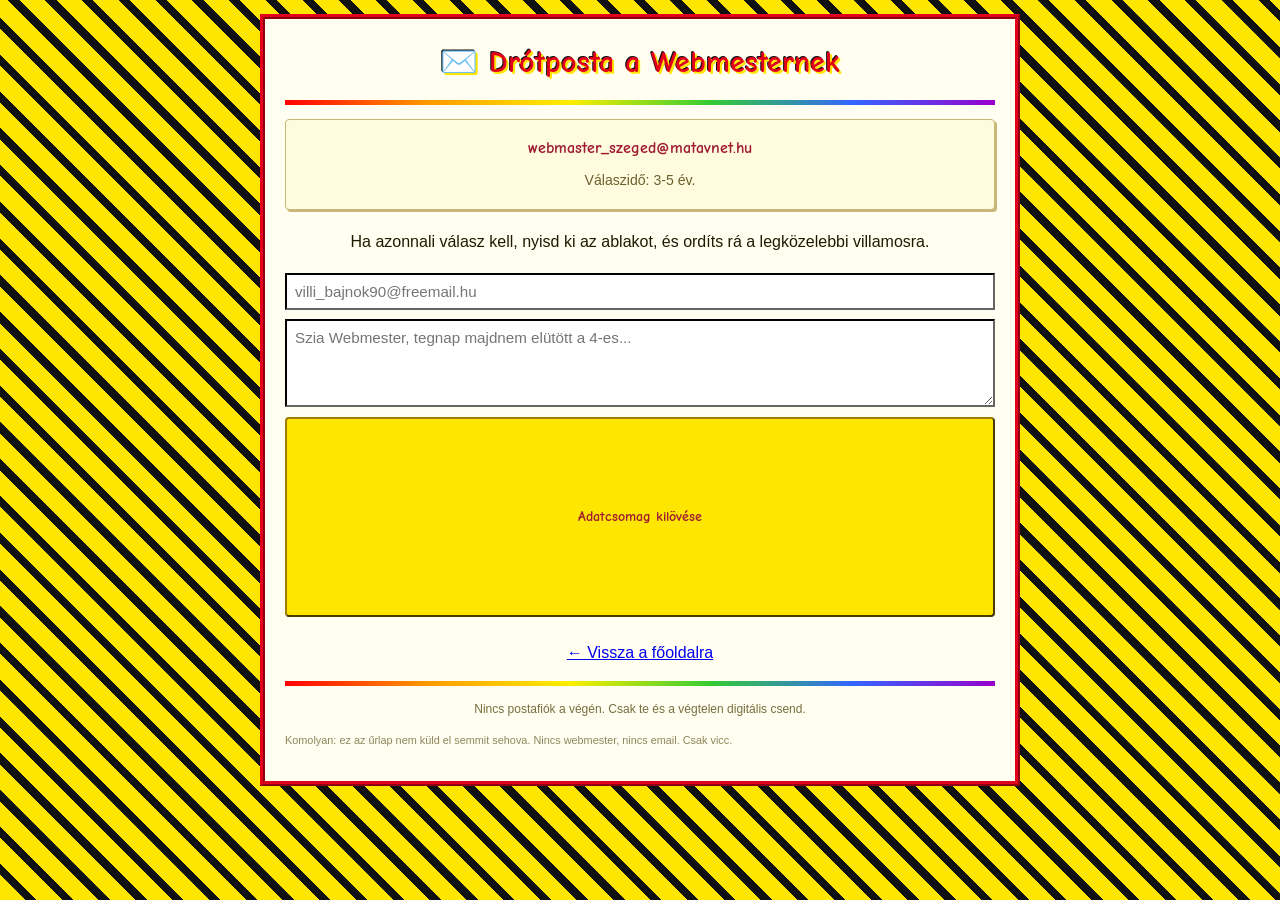
<file: irj-nekunk.html>
<!DOCTYPE html>
<html lang="hu">
<head>
<meta charset="utf-8">
<meta name="viewport" content="width=device-width, initial-scale=1">
<title>Írj nekünk — Szegedi Villamosbalesetek Klub</title>
<meta name="description" content="Írj nekünk — jelezz balesetet vagy hibát a Szegedi Villamosbalesetek Klub adatbázisában.">
<link rel="canonical" href="https://szegedivillamosbalesetek.hu/irj-nekunk.html">
<meta property="og:type" content="website">
<meta property="og:title" content="Írj nekünk — Szegedi Villamosbalesetek Klub">
<meta property="og:description" content="Írj nekünk — jelezz balesetet vagy hibát a Szegedi Villamosbalesetek Klub adatbázisában.">
<meta property="og:url" content="https://szegedivillamosbalesetek.hu/irj-nekunk.html">
<meta property="og:image" content="https://szegedivillamosbalesetek.hu/og-image.png">
<meta property="og:locale" content="hu_HU">
<meta name="twitter:card" content="summary_large_image">
<meta name="twitter:title" content="Írj nekünk — Szegedi Villamosbalesetek Klub">
<meta name="twitter:description" content="Írj nekünk — jelezz balesetet vagy hibát a Szegedi Villamosbalesetek Klub adatbázisában.">
<meta name="twitter:image" content="https://szegedivillamosbalesetek.hu/og-image.png">
<link rel="icon" href="favicon.svg" type="image/svg+xml">
<link rel="stylesheet" href="style.css">
</head>
<body>
<div class="page-frame">
<header class="site-header">
  <h1>✉️&nbsp;Drótposta a Webmesternek</h1>
</header>

<hr class="rainbow">

<main>
  <section class="no-accident-counter" aria-live="off">
    <h2 class="counter-title">webmaster_szeged@matavnet.hu</h2>
    <p class="counter-record">Válaszidő: 3-5 év.</p>
  </section>

  <p style="text-align:center; margin: 1.2rem 0;">
    Ha azonnali válasz kell, nyisd ki az ablakot, és ordíts rá a legközelebbi villamosra.
  </p>

  <form data-joke-message="Mail Delivery Failed: megszakadt a betárcsázós net. Valaki felemelte a telefont a nappaliban." style="display:flex; flex-direction:column; gap:0.6rem; margin: 0 0 1.2rem;">
    <input type="email" placeholder="villi_bajnok90@freemail.hu" style="width:100%; font-family:Verdana,Arial,sans-serif; font-size:0.95rem; padding:0.5rem; border:2px inset #101010; background:#fff; color:#101010;">
    <textarea rows="4" placeholder="Szia Webmester, tegnap majdnem elütött a 4-es..." style="width:100%; font-family:Verdana,Arial,sans-serif; font-size:0.95rem; padding:0.5rem; border:2px inset #101010; background:#fff; color:#101010;"></textarea>
    <button class="show-more" type="submit">Adatcsomag kilövése</button>
  </form>

  <p style="text-align:center; margin-top: 1.5rem;"><a href="index.html">← Vissza a főoldalra</a></p>
</main>

<hr class="rainbow">

<footer class="site-footer">
  <p class="disclaimer" style="text-align:center;">
    Nincs postafiók a végén. Csak te és a végtelen digitális csend.
  </p>
  <p class="fineprint">Komolyan: ez az űrlap nem küld el semmit sehova. Nincs webmester, nincs email. Csak vicc.</p>
</footer>
</div>

<div id="retro-toast" class="retro-toast" role="status" aria-live="polite"></div>
<script src="joke-form.js" defer></script>
</body>
</html>
</file>
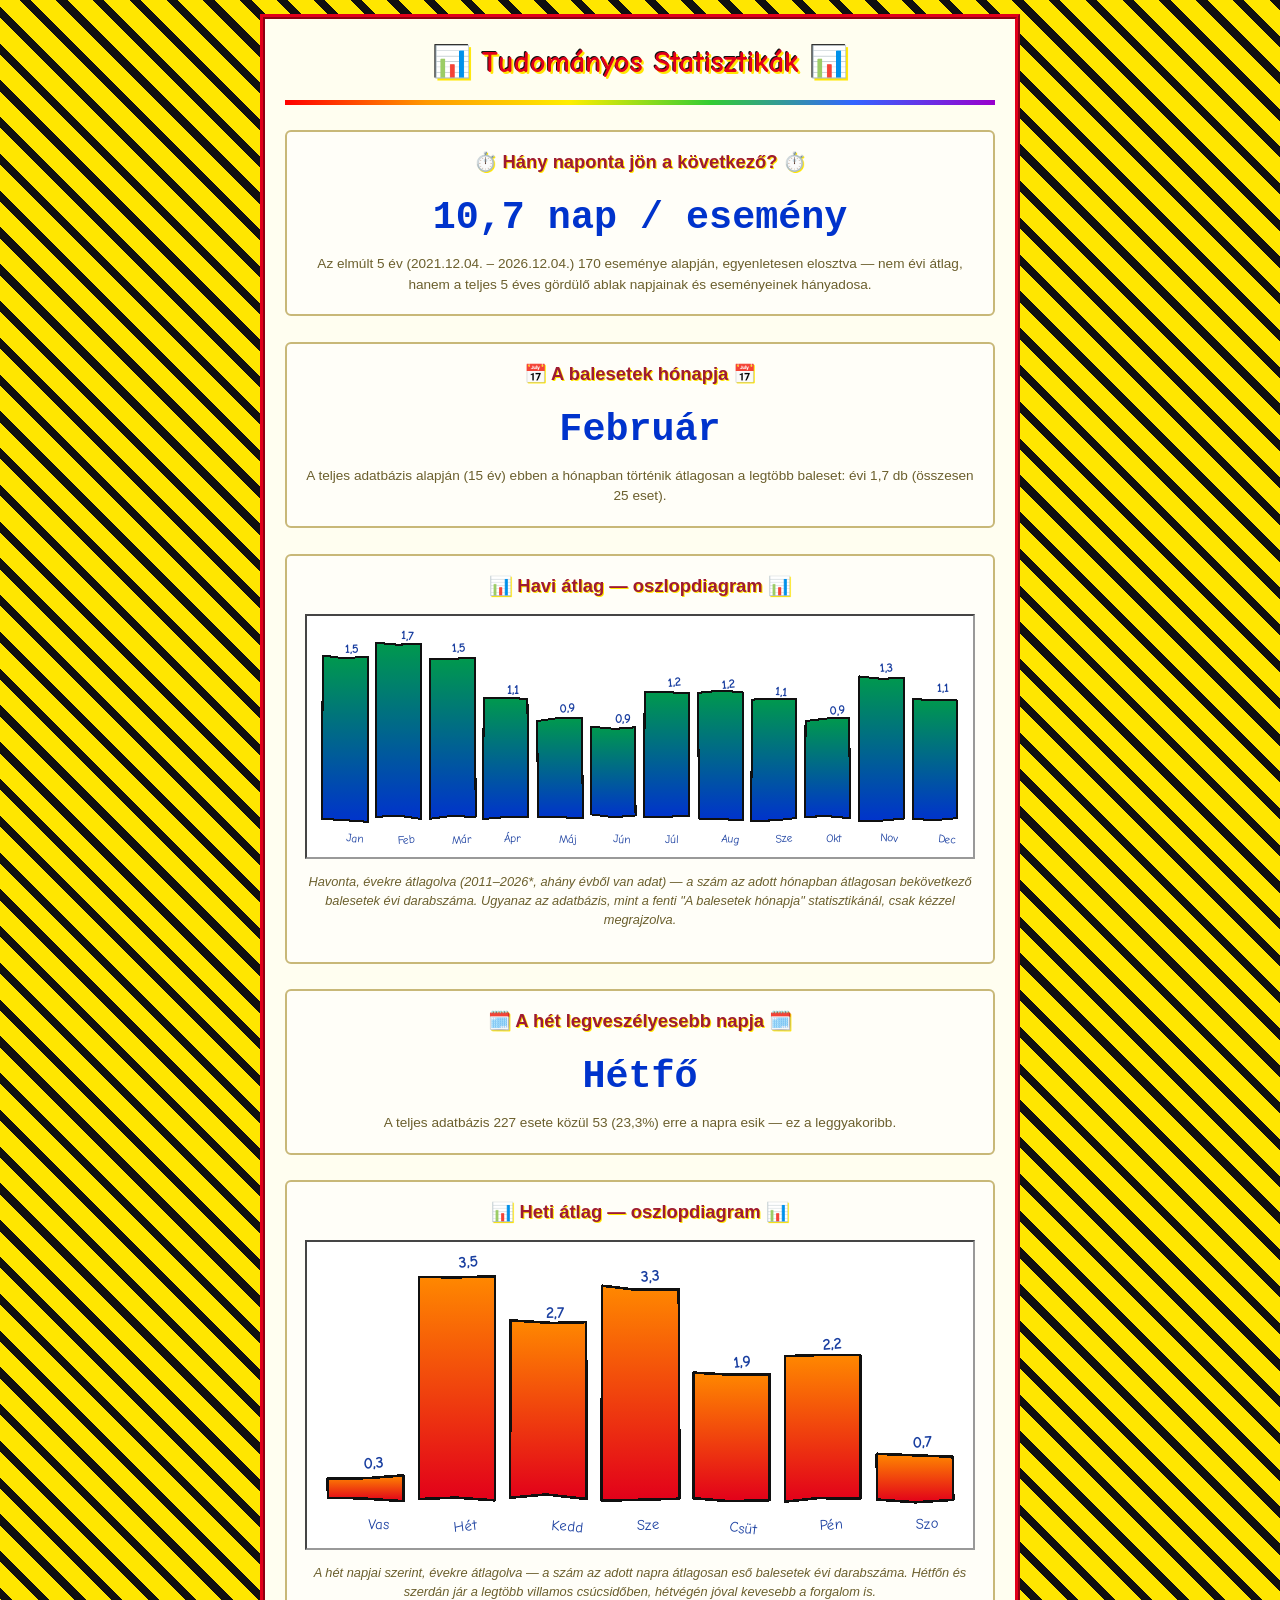
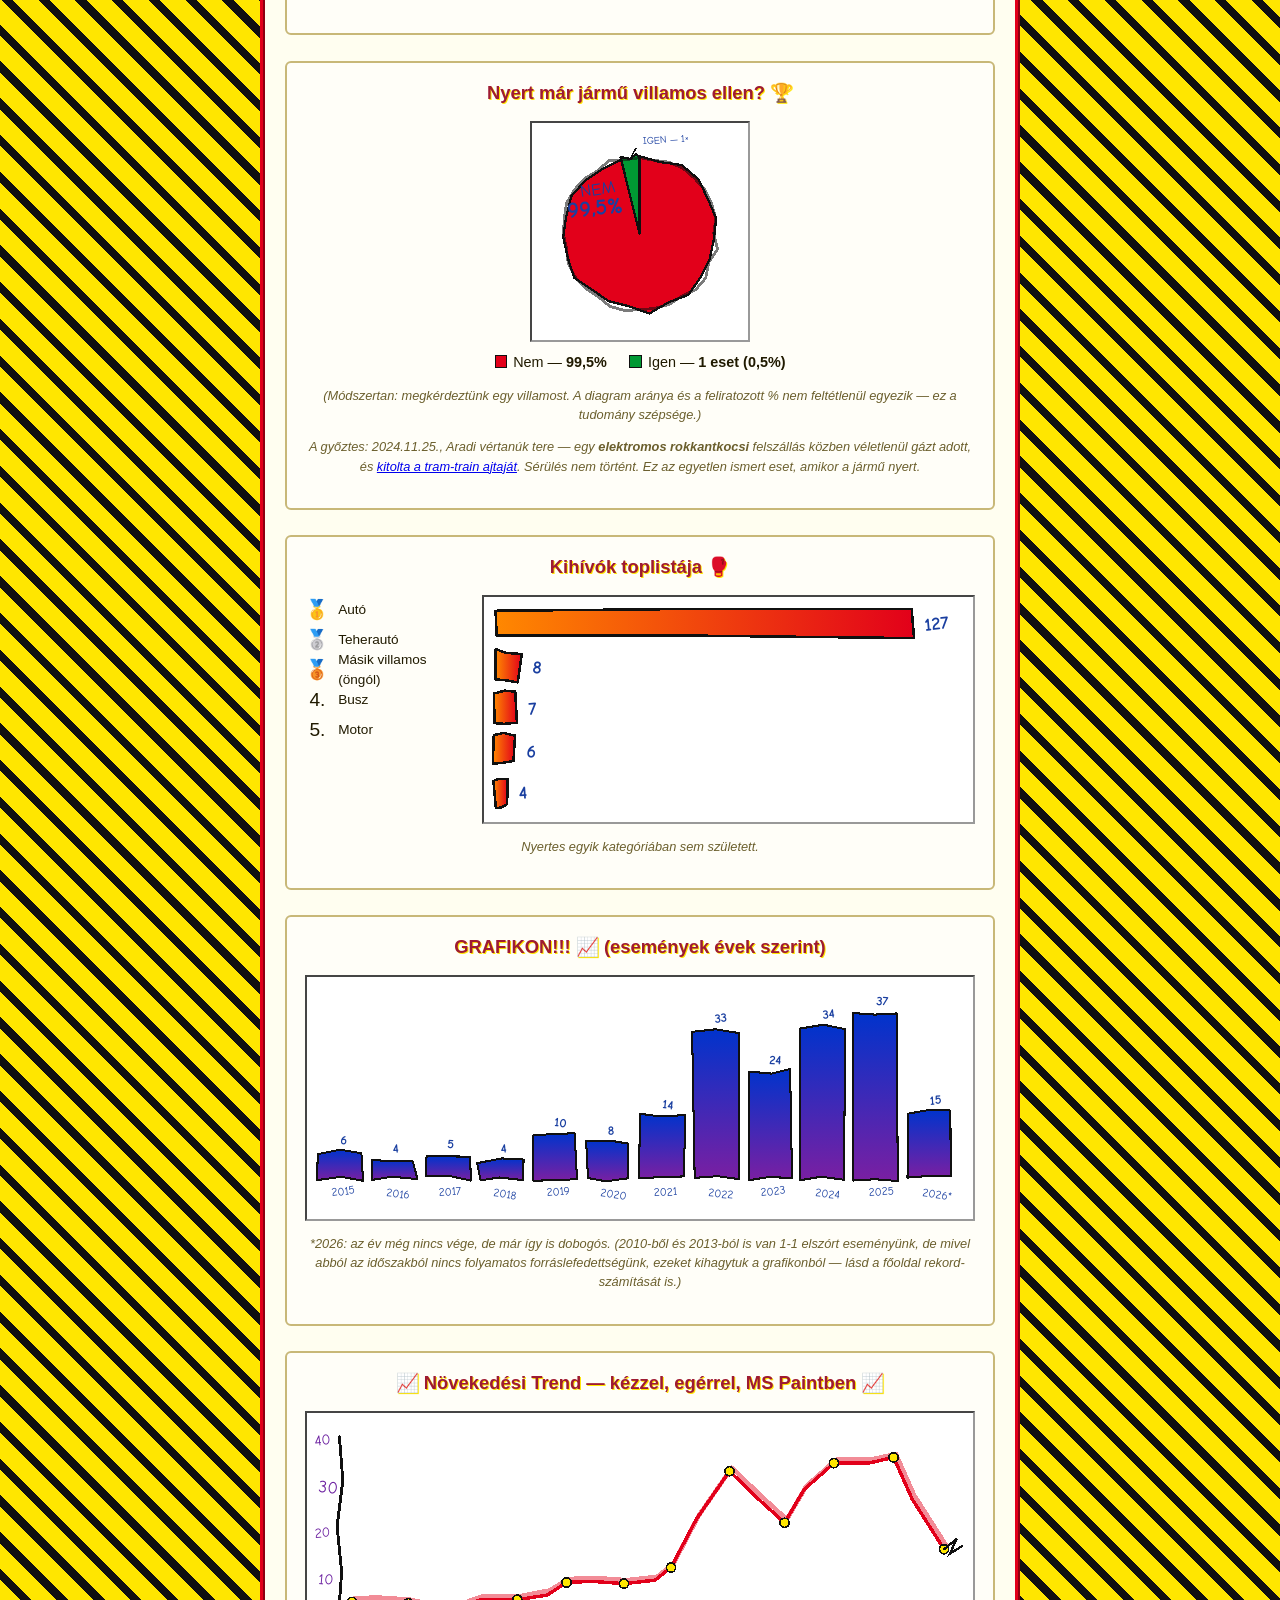
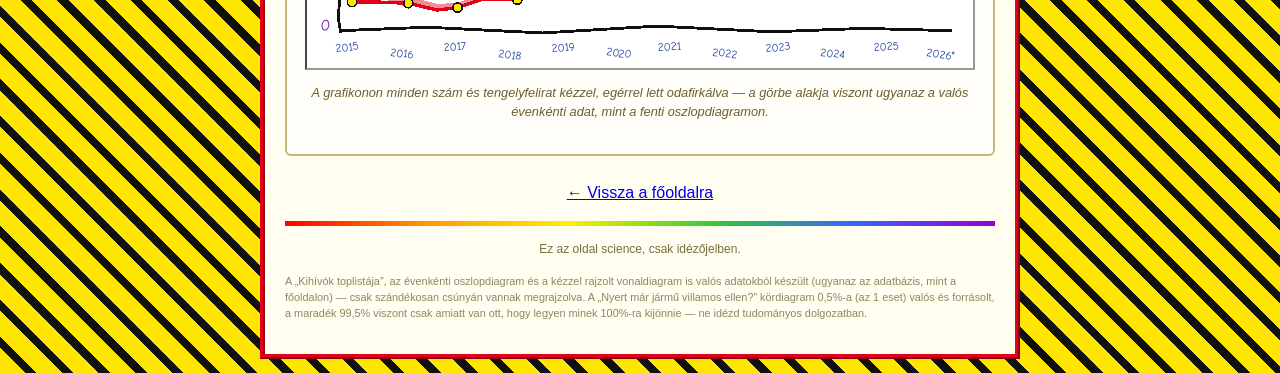
<file: statisztikak.html>
<!DOCTYPE html>
<html lang="hu">
<head>
<meta charset="utf-8">
<meta name="viewport" content="width=device-width, initial-scale=1">
<title>Tudományos Statisztikák — Szegedi Villamosbalesetek Klub</title>
<meta name="description" content="Szegedi villamosbalesetek tréfás és komoly statisztikái: évenkénti alakulás, helyszínek, kihívók rangsora.">
<link rel="canonical" href="https://szegedivillamosbalesetek.hu/statisztikak.html">
<meta property="og:type" content="website">
<meta property="og:title" content="Tudományos Statisztikák — Szegedi Villamosbalesetek Klub">
<meta property="og:description" content="Szegedi villamosbalesetek tréfás és komoly statisztikái: évenkénti alakulás, helyszínek, kihívók rangsora.">
<meta property="og:url" content="https://szegedivillamosbalesetek.hu/statisztikak.html">
<meta property="og:image" content="https://szegedivillamosbalesetek.hu/og-image.png">
<meta property="og:locale" content="hu_HU">
<meta name="twitter:card" content="summary_large_image">
<meta name="twitter:title" content="Tudományos Statisztikák — Szegedi Villamosbalesetek Klub">
<meta name="twitter:description" content="Szegedi villamosbalesetek tréfás és komoly statisztikái: évenkénti alakulás, helyszínek, kihívók rangsora.">
<meta name="twitter:image" content="https://szegedivillamosbalesetek.hu/og-image.png">
<link rel="icon" href="favicon.svg" type="image/svg+xml">
<link rel="stylesheet" href="style.css">
<style>
  .stats-section {
    margin: 1.6rem 0;
    padding: 1rem 1.1rem 1.2rem;
    background: #fffef8;
    border: 2px solid var(--border-gold);
    border-radius: 6px;
  }
  .stats-h2 {
    text-align: center;
    color: var(--red-dark);
    text-shadow: 1px 1px 0 var(--yellow);
    font-size: 1.15rem;
    margin: 0 0 0.9rem;
  }
  /* --- kézzel/egérrel rajzolt grafikonok közös csomagolása --- */
  .paint-chart-wrap { background:#fff; border: 2px inset #999; padding: 0.6rem 0.4rem 0.3rem; }
  .paint-chart-wrap svg { width: 100%; height: auto; display: block; shape-rendering: crispEdges; }
  .paint-ink { font-family: "Comic Sans MS", "Comic Neue", cursive; fill: #1a3fa0; }
  .paint-ink-y { font-family: "Comic Sans MS", "Comic Neue", cursive; fill: #6b1fa0; }
  .pie-caption { text-align:center; font-size:0.8rem; font-style:italic; color: var(--muted); margin-top: 0.8rem; }

  /* --- 1. "tudományos" kördiagram, szándékosan rosszul (kézzel) rajzolva --- */
  .pie-wrap { max-width: 220px; margin: 0 auto; }
  .pie-legend { display:flex; justify-content:center; gap: 1.4rem; font-size: 0.9rem; margin-top: 0.6rem; }
  .pie-legend .sw { display:inline-block; width:0.9em; height:0.9em; border:1px solid var(--black); margin-right:0.4em; vertical-align:-0.1em; }
  .pie-legend .sw-red { background: var(--red); }
  .pie-legend .sw-green { background: var(--green); }

  /* --- 2. kihívók toplistája: kézzel rajzolt vízszintes sávok --- */
  .rank-wrap { display:flex; gap:0.6rem; align-items:stretch; }
  .rank-label-col { display:flex; flex-direction:column; flex-shrink:0; width:10.5rem; }
  .rank-label-row { height:30px; display:flex; align-items:center; gap:0.5rem; }
  .rank-medal { font-size: 1.2rem; width: 1.6rem; text-align:center; flex-shrink:0; }
  .rank-label { font-size: 0.85rem; }
  .rank-svg-wrap { flex:1; min-width:0; }

  @media (max-width: 480px) {
    .rank-wrap { flex-direction: column; gap: 0.3rem; }
    .rank-label-col { width: 100%; flex-direction: row; flex-wrap: wrap; gap: 0.6rem 1rem; }
    .rank-label-row { height: auto; }
  }
</style>
</head>
<body>
<div class="page-frame">
<header class="site-header">
  <h1>📊&nbsp;Tudományos Statisztikák&nbsp;📊</h1>
</header>

<hr class="rainbow">

<main>
  <section class="stats-section">
    <h2 class="stats-h2">⏱️ Hány naponta jön a következő? ⏱️</h2>
    <p id="days-per-incident" style="text-align:center; font-size:clamp(1.8rem, 7vw, 2.4rem); font-weight:700; color:var(--blue); font-family:Consolas,'Courier New',monospace; margin:0 0 0.4rem; font-variant-numeric:tabular-nums;">…</p>
    <p id="days-per-incident-caption" style="text-align:center; font-size:0.85rem; color:var(--muted); margin:0;">Számítás folyamatban…</p>
  </section>

  <section class="stats-section">
    <h2 class="stats-h2">📅 A balesetek hónapja 📅</h2>
    <p id="top-month" style="text-align:center; font-size:clamp(1.8rem, 7vw, 2.4rem); font-weight:700; color:var(--blue); font-family:Consolas,'Courier New',monospace; margin:0 0 0.4rem;">…</p>
    <p id="top-month-caption" style="text-align:center; font-size:0.85rem; color:var(--muted); margin:0;">Számítás folyamatban…</p>
  </section>

  <section class="stats-section">
    <h2 class="stats-h2">📊 Havi átlag — oszlopdiagram 📊</h2>
    <div class="paint-chart-wrap">
      <svg viewBox="0 0 512 178" xmlns="http://www.w3.org/2000/svg" role="img" aria-label="Kézzel rajzolt oszlopdiagram az átlagos havi balesetszámról">
        <defs>
          <linearGradient id="monthGrad" x1="0" y1="0" x2="0" y2="1">
            <stop offset="0%" stop-color="#00994d"/>
            <stop offset="100%" stop-color="#0033cc"/>
          </linearGradient>
        </defs>
        <path d="M 7.6,23.9 L 24.1,26.0 L 42.9,24.8 L 43.4,154.1 L 24.7,152.8 L 7.1,151.7 Z" fill="url(#monthGrad)" stroke="#101010" stroke-width="1.6" stroke-linejoin="round"/>
        <text class="paint-ink" x="25.2" y="21.9" font-size="10" font-weight="bold" transform="rotate(-2 25.2 21.9)">1,5</text>
        <text class="paint-ink" x="25.8" y="169.2" font-size="9" transform="rotate(6 25.8 169.2)">Jan</text>
        <path d="M 49.6,13.9 L 65.9,15.4 L 84.4,14.8 L 84.4,151.8 L 68.2,149.4 L 49.5,150.1 Z" fill="url(#monthGrad)" stroke="#101010" stroke-width="1.6" stroke-linejoin="round"/>
        <text class="paint-ink" x="68.7" y="11.3" font-size="10" font-weight="bold" transform="rotate(1 68.7 11.3)">1,7</text>
        <text class="paint-ink" x="66.2" y="171.4" font-size="9" transform="rotate(-4 66.2 171.4)">Feb</text>
        <path d="M 91.6,26.4 L 108.4,26.5 L 126.9,25.6 L 127.3,150.3 L 108.3,149.5 L 91.3,151.7 Z" fill="url(#monthGrad)" stroke="#101010" stroke-width="1.6" stroke-linejoin="round"/>
        <text class="paint-ink" x="109.0" y="21.4" font-size="10" font-weight="bold" transform="rotate(-4 109.0 21.4)">1,5</text>
        <text class="paint-ink" x="108.8" y="171.2" font-size="9" transform="rotate(-2 108.8 171.2)">Már</text>
        <path d="M 133.6,57.1 L 152.3,56.9 L 167.9,58.0 L 168.2,150.3 L 151.5,150.3 L 133.2,151.9 Z" fill="url(#monthGrad)" stroke="#101010" stroke-width="1.6" stroke-linejoin="round"/>
        <text class="paint-ink" x="151.6" y="53.8" font-size="10" font-weight="bold" transform="rotate(0 151.6 53.8)">1,1</text>
        <text class="paint-ink" x="149.6" y="169.7" font-size="9" transform="rotate(1 149.6 169.7)">Ápr</text>
        <path d="M 175.6,75.2 L 191.3,72.9 L 210.8,73.0 L 211.1,151.3 L 190.3,150.3 L 176.0,150.3 Z" fill="url(#monthGrad)" stroke="#101010" stroke-width="1.6" stroke-linejoin="round"/>
        <text class="paint-ink" x="193.7" y="69.0" font-size="10" font-weight="bold" transform="rotate(-7 193.7 69.0)">0,9</text>
        <text class="paint-ink" x="192.9" y="170.7" font-size="9" transform="rotate(-2 192.9 170.7)">Máj</text>
        <path d="M 217.6,79.6 L 236.3,81.3 L 252.1,80.1 L 252.5,149.1 L 235.5,150.5 L 217.8,148.3 Z" fill="url(#monthGrad)" stroke="#101010" stroke-width="1.6" stroke-linejoin="round"/>
        <text class="paint-ink" x="236.8" y="76.9" font-size="10" font-weight="bold" transform="rotate(0 236.8 76.9)">0,9</text>
        <text class="paint-ink" x="234.7" y="170.2" font-size="9" transform="rotate(4 234.7 170.2)">Jún</text>
        <path d="M 259.6,52.6 L 277.4,52.7 L 294.2,53.2 L 294.6,149.2 L 274.5,150.3 L 259.3,150.4 Z" fill="url(#monthGrad)" stroke="#101010" stroke-width="1.6" stroke-linejoin="round"/>
        <text class="paint-ink" x="277.7" y="48.2" font-size="10" font-weight="bold" transform="rotate(-5 277.7 48.2)">1,2</text>
        <text class="paint-ink" x="275.3" y="170.4" font-size="9" transform="rotate(1 275.3 170.4)">Júl</text>
        <path d="M 301.6,53.1 L 320.0,51.3 L 336.7,52.8 L 336.4,152.9 L 318.5,151.9 L 302.0,151.5 Z" fill="url(#monthGrad)" stroke="#101010" stroke-width="1.6" stroke-linejoin="round"/>
        <text class="paint-ink" x="320.4" y="49.9" font-size="10" font-weight="bold" transform="rotate(-5 320.4 49.9)">1,2</text>
        <text class="paint-ink" x="319.5" y="169.6" font-size="9" transform="rotate(7 319.5 169.6)">Aug</text>
        <path d="M 343.6,58.4 L 362.1,57.8 L 377.9,57.8 L 378.1,151.1 L 362.8,152.9 L 343.1,153.4 Z" fill="url(#monthGrad)" stroke="#101010" stroke-width="1.6" stroke-linejoin="round"/>
        <text class="paint-ink" x="361.6" y="55.0" font-size="10" font-weight="bold" transform="rotate(3 361.6 55.0)">1,1</text>
        <text class="paint-ink" x="362.2" y="170.7" font-size="9" transform="rotate(-7 362.2 170.7)">Sze</text>
        <path d="M 385.6,75.2 L 405.0,72.9 L 419.9,73.0 L 420.2,151.2 L 403.6,149.7 L 385.3,150.1 Z" fill="url(#monthGrad)" stroke="#101010" stroke-width="1.6" stroke-linejoin="round"/>
        <text class="paint-ink" x="404.7" y="70.8" font-size="10" font-weight="bold" transform="rotate(-7 404.7 70.8)">0,9</text>
        <text class="paint-ink" x="401.6" y="169.5" font-size="9" transform="rotate(2 401.6 169.5)">Okt</text>
        <path d="M 427.6,40.3 L 445.7,42.2 L 462.3,41.2 L 462.5,151.5 L 442.5,153.4 L 427.5,153.5 Z" fill="url(#monthGrad)" stroke="#101010" stroke-width="1.6" stroke-linejoin="round"/>
        <text class="paint-ink" x="443.7" y="36.9" font-size="10" font-weight="bold" transform="rotate(-5 443.7 36.9)">1,3</text>
        <text class="paint-ink" x="443.6" y="169.1" font-size="9" transform="rotate(4 443.6 169.1)">Nov</text>
        <path d="M 469.6,58.1 L 487.4,58.7 L 503.9,59.0 L 504.2,151.2 L 487.6,152.7 L 469.6,151.9 Z" fill="url(#monthGrad)" stroke="#101010" stroke-width="1.6" stroke-linejoin="round"/>
        <text class="paint-ink" x="488.3" y="52.5" font-size="10" font-weight="bold" transform="rotate(-2 488.3 52.5)">1,1</text>
        <text class="paint-ink" x="488.9" y="169.8" font-size="9" transform="rotate(6 488.9 169.8)">Dec</text>
      </svg>
    </div>
    <p class="pie-caption">Havonta, évekre átlagolva (2011–2026*, ahány évből van adat) — a szám az adott hónapban átlagosan bekövetkező balesetek évi darabszáma. Ugyanaz az adatbázis, mint a fenti "A balesetek hónapja" statisztikánál, csak kézzel megrajzolva.</p>
  </section>

  <section class="stats-section">
    <h2 class="stats-h2">🗓️ A hét legveszélyesebb napja 🗓️</h2>
    <p id="top-weekday" style="text-align:center; font-size:clamp(1.8rem, 7vw, 2.4rem); font-weight:700; color:var(--blue); font-family:Consolas,'Courier New',monospace; margin:0 0 0.4rem;">…</p>
    <p id="top-weekday-caption" style="text-align:center; font-size:0.85rem; color:var(--muted); margin:0;">Számítás folyamatban…</p>
  </section>

  <section class="stats-section">
    <h2 class="stats-h2">📊 Heti átlag — oszlopdiagram 📊</h2>
    <div class="paint-chart-wrap">
      <svg viewBox="0 0 400 178" xmlns="http://www.w3.org/2000/svg" role="img" aria-label="Kézzel rajzolt oszlopdiagram az átlagos heti balesetszámról naponta">
        <defs>
          <linearGradient id="weekdayGrad" x1="0" y1="0" x2="0" y2="1">
            <stop offset="0%" stop-color="#ff8800"/>
            <stop offset="100%" stop-color="#e2001a"/>
          </linearGradient>
        </defs>
        <path d="M 8.8,138.7 L 33.5,138.3 L 55.3,136.6 L 55.4,152.4 L 28.5,150.6 L 9.2,150.5 Z" fill="url(#weekdayGrad)" stroke="#101010" stroke-width="1.6" stroke-linejoin="round"/>
        <text class="paint-ink" x="31.0" y="132.5" font-size="10" font-weight="bold" transform="rotate(-5 31.0 132.5)">0,3</text>
        <text class="paint-ink" x="33.6" y="169.2" font-size="9" transform="rotate(2 33.6 169.2)">Vas</text>
        <path d="M 64.8,15.3 L 88.0,15.5 L 111.2,14.9 L 111.2,151.9 L 87.1,150.2 L 64.8,151.1 Z" fill="url(#weekdayGrad)" stroke="#101010" stroke-width="1.6" stroke-linejoin="round"/>
        <text class="paint-ink" x="89.5" y="9.6" font-size="10" font-weight="bold" transform="rotate(-6 89.5 9.6)">3,5</text>
        <text class="paint-ink" x="86.5" y="171.1" font-size="9" transform="rotate(-6 86.5 171.1)">Hét</text>
        <path d="M 120.8,41.8 L 146.3,43.4 L 167.0,42.9 L 167.4,151.1 L 142.7,148.3 L 120.5,150.3 Z" fill="url(#weekdayGrad)" stroke="#101010" stroke-width="1.6" stroke-linejoin="round"/>
        <text class="paint-ink" x="142.3" y="40.4" font-size="10" font-weight="bold" transform="rotate(-1 142.3 40.4)">2,7</text>
        <text class="paint-ink" x="145.6" y="169.8" font-size="9" transform="rotate(5 145.6 169.8)">Kedd</text>
        <path d="M 176.8,20.6 L 197.7,23.1 L 223.7,22.9 L 224.1,150.9 L 197.6,151.6 L 176.5,152.1 Z" fill="url(#weekdayGrad)" stroke="#101010" stroke-width="1.6" stroke-linejoin="round"/>
        <text class="paint-ink" x="200.8" y="18.5" font-size="10" font-weight="bold" transform="rotate(-4 200.8 18.5)">3,3</text>
        <text class="paint-ink" x="198.3" y="169.9" font-size="9" transform="rotate(-2 198.3 169.9)">Sze</text>
        <path d="M 232.8,73.8 L 253.5,74.9 L 279.3,74.8 L 279.1,151.8 L 254.5,152.4 L 232.7,150.6 Z" fill="url(#weekdayGrad)" stroke="#101010" stroke-width="1.6" stroke-linejoin="round"/>
        <text class="paint-ink" x="257.5" y="70.9" font-size="10" font-weight="bold" transform="rotate(-7 257.5 70.9)">1,9</text>
        <text class="paint-ink" x="254.5" y="170.9" font-size="9" transform="rotate(7 254.5 170.9)">Csüt</text>
        <path d="M 288.8,63.7 L 312.7,62.9 L 334.7,62.9 L 334.8,150.9 L 309.0,150.5 L 288.7,152.7 Z" fill="url(#weekdayGrad)" stroke="#101010" stroke-width="1.6" stroke-linejoin="round"/>
        <text class="paint-ink" x="312.1" y="59.8" font-size="10" font-weight="bold" transform="rotate(-5 312.1 59.8)">2,2</text>
        <text class="paint-ink" x="310.1" y="170.2" font-size="9" transform="rotate(-4 310.1 170.2)">Pén</text>
        <path d="M 344.8,123.4 L 366.7,124.3 L 391.3,125.2 L 391.6,151.6 L 368.5,153.1 L 344.9,151.4 Z" fill="url(#weekdayGrad)" stroke="#101010" stroke-width="1.6" stroke-linejoin="round"/>
        <text class="paint-ink" x="366.9" y="119.8" font-size="10" font-weight="bold" transform="rotate(-4 366.9 119.8)">0,7</text>
        <text class="paint-ink" x="369.1" y="169.6" font-size="9" transform="rotate(-4 369.1 169.6)">Szo</text>
      </svg>
    </div>
    <p class="pie-caption">A hét napjai szerint, évekre átlagolva — a szám az adott napra átlagosan eső balesetek évi darabszáma. Hétfőn és szerdán jár a legtöbb villamos csúcsidőben, hétvégén jóval kevesebb a forgalom is.</p>
  </section>

  <section class="stats-section">
    <h2 class="stats-h2">Nyert már jármű villamos ellen? 🏆</h2>
    <div class="pie-wrap paint-chart-wrap">
      <svg viewBox="0 0 180 180" xmlns="http://www.w3.org/2000/svg" role="img" aria-label="Kézzel rajzolt kördiagram: kb. 0,5% igen (1 eset), 99,5% nem">
        <path d="M 90.0,90.0 L 90.0,21.4 L 107.9,26.6 L 127.2,29.2 L 142.1,41.8 L 150.3,59.1 L 157.8,76.4 L 155.8,95.0 L 152.0,112.7 L 143.9,128.9 L 133.1,144.3 L 115.5,150.9 L 98.7,160.8 L 80.1,154.2 L 62.7,149.9 L 48.0,139.8 L 32.1,129.2 L 26.3,111.1 L 22.3,93.1 L 25.0,74.9 L 29.6,56.8 L 42.0,42.8 L 57.3,32.7 L 73.7,24.5 Z" fill="#e2001a" stroke="#101010" stroke-width="2" stroke-linejoin="round"/>
        <path d="M 90.0,90.0 L 73.2,22.7 L 76.1,22.7 L 79.0,23.3 L 81.9,24.0 L 84.4,21.3 L 87.1,19.7 L 90.0,22.4 Z" fill="#009933" stroke="#101010" stroke-width="2" stroke-linejoin="round"/>
        <path d="M 155.7,90.0 L 159.0,103.7 L 151.4,115.4 L 148.6,129.2 L 139.7,139.7 L 127.1,145.5 L 116.1,152.9 L 103.2,156.2 L 90.0,157.5 L 76.5,158.1 L 63.4,154.3 L 52.9,145.5 L 41.8,138.2 L 32.7,128.3 L 26.7,116.2 L 25.2,102.9 L 22.5,90.0 L 23.3,76.7 L 25.2,63.2 L 32.1,51.3 L 41.3,41.3 L 52.8,34.4 L 63.1,25.1 L 77.0,24.6 L 90.0,22.8 L 102.9,25.0 L 116.2,26.8 L 128.6,32.2 L 138.8,41.2 L 147.9,51.3 L 153.8,63.6 L 157.4,76.6 Z" fill="none" stroke="#101010" stroke-width="2.5" stroke-linejoin="round" opacity="0.55"/>
        <text class="paint-ink" x="38" y="58" font-size="15" transform="rotate(-9 38 58)">NEM</text>
        <text class="paint-ink" x="27" y="76" font-size="20" font-weight="bold" transform="rotate(-6 27 76)">99,5%</text>
        <text class="paint-ink" x="93" y="11" font-size="9" transform="rotate(-4 93 11)">IGEN — 1×</text>
        <path d="M 87,14 L 82,23" fill="none" stroke="#101010" stroke-width="1.3"/>
      </svg>
    </div>
    <div class="pie-legend">
      <div><span class="sw sw-red"></span>Nem — <strong>99,5%</strong></div>
      <div><span class="sw sw-green"></span>Igen — <strong>1 eset (0,5%)</strong></div>
    </div>
    <p class="pie-caption">(Módszertan: megkérdeztünk egy villamost. A diagram aránya és a feliratozott % nem feltétlenül egyezik — ez a tudomány szépsége.)</p>
    <p class="pie-caption">A győztes: 2024.11.25., Aradi vértanúk tere — egy <strong>elektromos rokkantkocsi</strong> felszállás közben véletlenül gázt adott, és <a href="https://szegeder.hu/szeged/2024-11-25/rokkantkocsi-torte-ki-a-tram-train-ajtajat-az-aradi-vertanuk-teren/" target="_blank" rel="noopener">kitolta a tram-train ajtaját</a>. Sérülés nem történt. Ez az egyetlen ismert eset, amikor a jármű nyert.</p>
  </section>

  <section class="stats-section">
    <h2 class="stats-h2">Kihívók toplistája 🥊</h2>
    <div class="rank-wrap">
      <div class="rank-label-col">
        <div class="rank-label-row"><span class="rank-medal">🥇</span><span class="rank-label">Autó</span></div>
        <div class="rank-label-row"><span class="rank-medal">🥈</span><span class="rank-label">Teherautó</span></div>
        <div class="rank-label-row"><span class="rank-medal">🥉</span><span class="rank-label">Másik villamos (öngól)</span></div>
        <div class="rank-label-row"><span class="rank-medal">4.</span><span class="rank-label">Busz</span></div>
        <div class="rank-label-row"><span class="rank-medal">5.</span><span class="rank-label">Motor</span></div>
      </div>
      <div class="rank-svg-wrap paint-chart-wrap">
        <svg viewBox="0 0 340 150" xmlns="http://www.w3.org/2000/svg" role="img" aria-label="Kézzel rajzolt vízszintes sávdiagram a kihívók próbálkozásairól">
          <defs>
            <linearGradient id="rankGrad" x1="0" y1="0" x2="1" y2="0">
              <stop offset="0%" stop-color="#ff8800"/>
              <stop offset="100%" stop-color="#e2001a"/>
            </linearGradient>
          </defs>
          <path d="M 3.2,2.7 L 152.8,1.3 L 300.2,1.4 L 301.9,22.2 L 152.0,20.5 L 4.1,20.4 Z" fill="url(#rankGrad)" stroke="#101010" stroke-width="1.8" stroke-linejoin="round"/>
          <text class="paint-ink" x="310" y="17" font-size="13" font-weight="bold" transform="rotate(-6 310 17)">127</text>
          <path d="M 3.3,30.1 L 10.9,32.7 L 22.0,33.6 L 19.1,53.8 L 11.0,52.4 L 3.3,51.6 Z" fill="url(#rankGrad)" stroke="#101010" stroke-width="1.8" stroke-linejoin="round"/>
          <text class="paint-ink" x="29" y="47" font-size="13" font-weight="bold" transform="rotate(5 29 47)">8</text>
          <path d="M 2.1,61.7 L 10.0,59.7 L 17.3,60.4 L 18.5,82.6 L 9.1,83.4 L 2.5,82.9 Z" fill="url(#rankGrad)" stroke="#101010" stroke-width="1.8" stroke-linejoin="round"/>
          <text class="paint-ink" x="27" y="77" font-size="13" font-weight="bold" transform="rotate(-5 27 77)">7</text>
          <path d="M 2.0,91.4 L 8.9,89.9 L 17.2,91.8 L 16.0,109.9 L 8.2,111.2 L 1.3,111.9 Z" fill="url(#rankGrad)" stroke="#101010" stroke-width="1.8" stroke-linejoin="round"/>
          <text class="paint-ink" x="25" y="107" font-size="13" font-weight="bold" transform="rotate(6 25 107)">6</text>
          <path d="M 1.7,124.1 L 5.4,122.8 L 11.9,122.8 L 11.5,140.6 L 7.6,143.1 L 3.5,143.5 Z" fill="url(#rankGrad)" stroke="#101010" stroke-width="1.8" stroke-linejoin="round"/>
          <text class="paint-ink" x="20" y="137" font-size="13" font-weight="bold" transform="rotate(-4 20 137)">4</text>
        </svg>
      </div>
    </div>
    <p class="pie-caption">Nyertes egyik kategóriában sem született.</p>
  </section>

  <section class="stats-section">
    <h2 class="stats-h2">GRAFIKON!!! 📈 (események évek szerint)</h2>
    <div class="paint-chart-wrap">
      <svg viewBox="0 0 512 178" xmlns="http://www.w3.org/2000/svg" role="img" aria-label="Kézzel rajzolt oszlopdiagram az események számáról évenként">
        <defs>
          <linearGradient id="yearGrad" x1="0" y1="0" x2="0" y2="1">
            <stop offset="0%" stop-color="#0033cc"/>
            <stop offset="100%" stop-color="#7a1fa2"/>
          </linearGradient>
        </defs>
        <path d="M 3.8,130.8 L 21.3,127.4 L 37.9,130.1 L 39.2,151.7 L 22.0,148.6 L 3.0,151.2 Z" fill="url(#yearGrad)" stroke="#101010" stroke-width="1.6" stroke-linejoin="round"/>
        <text class="paint-ink" x="21" y="123" font-size="10" font-weight="bold" transform="rotate(6 21 123)">6</text>
        <text class="paint-ink" x="15" y="164" font-size="9" transform="rotate(-8 15 164)">2015</text>
        <path d="M 46.3,135.4 L 63.5,136.5 L 78.2,136.6 L 81.8,150.4 L 62.0,148.5 L 46.3,151.0 Z" fill="url(#yearGrad)" stroke="#101010" stroke-width="1.6" stroke-linejoin="round"/>
        <text class="paint-ink" x="63" y="130" font-size="10" font-weight="bold" transform="rotate(-5 63 130)">4</text>
        <text class="paint-ink" x="57" y="164" font-size="9" transform="rotate(6 57 164)">2016</text>
        <path d="M 88.9,132.5 L 104.1,132.6 L 123.1,132.8 L 123.5,151.5 L 107.0,148.0 L 88.4,148.0 Z" fill="url(#yearGrad)" stroke="#101010" stroke-width="1.6" stroke-linejoin="round"/>
        <text class="paint-ink" x="105" y="126" font-size="10" font-weight="bold" transform="rotate(4 105 126)">5</text>
        <text class="paint-ink" x="99" y="164" font-size="9" transform="rotate(-5 99 164)">2017</text>
        <path d="M 128.5,137.9 L 147.8,134.2 L 164.8,135.1 L 164.7,151.2 L 145.7,149.1 L 131.2,151.4 Z" fill="url(#yearGrad)" stroke="#101010" stroke-width="1.6" stroke-linejoin="round"/>
        <text class="paint-ink" x="147" y="130" font-size="10" font-weight="bold" transform="rotate(-6 147 130)">4</text>
        <text class="paint-ink" x="141" y="164" font-size="9" transform="rotate(7 141 164)">2018</text>
        <path d="M 172.1,116.2 L 187.6,115.1 L 204.8,114.5 L 206.7,150.4 L 190.6,151.3 L 172.4,151.6 Z" fill="url(#yearGrad)" stroke="#101010" stroke-width="1.6" stroke-linejoin="round"/>
        <text class="paint-ink" x="189" y="109" font-size="10" font-weight="bold" transform="rotate(5 189 109)">10</text>
        <text class="paint-ink" x="183" y="164" font-size="9" transform="rotate(-6 183 164)">2019</text>
        <path d="M 213.8,120.3 L 232.7,120.3 L 246.8,122.6 L 246.4,149.8 L 229.5,152.1 L 215.3,149.6 Z" fill="url(#yearGrad)" stroke="#101010" stroke-width="1.6" stroke-linejoin="round"/>
        <text class="paint-ink" x="231" y="116" font-size="10" font-weight="bold" transform="rotate(-4 231 116)">8</text>
        <text class="paint-ink" x="225" y="164" font-size="9" transform="rotate(8 225 164)">2020</text>
        <path d="M 256.2,99.3 L 271.8,101.3 L 291.6,100.3 L 290.2,148.3 L 274.1,148.7 L 255.0,149.8 Z" fill="url(#yearGrad)" stroke="#101010" stroke-width="1.6" stroke-linejoin="round"/>
        <text class="paint-ink" x="273" y="95" font-size="10" font-weight="bold" transform="rotate(6 273 95)">14</text>
        <text class="paint-ink" x="267" y="164" font-size="9" transform="rotate(-4 267 164)">2021</text>
        <path d="M 296.8,35.1 L 315.2,33.1 L 333.5,36.1 L 333.4,150.4 L 316.7,148.1 L 298.8,149.4 Z" fill="url(#yearGrad)" stroke="#101010" stroke-width="1.6" stroke-linejoin="round"/>
        <text class="paint-ink" x="315" y="28" font-size="10" font-weight="bold" transform="rotate(-5 315 28)">33</text>
        <text class="paint-ink" x="309" y="164" font-size="9" transform="rotate(5 309 164)">2022</text>
        <path d="M 341.6,66.2 L 358.9,67.8 L 373.5,64.2 L 375.0,149.5 L 356.8,148.8 L 341.6,151.2 Z" fill="url(#yearGrad)" stroke="#101010" stroke-width="1.6" stroke-linejoin="round"/>
        <text class="paint-ink" x="357" y="60" font-size="10" font-weight="bold" transform="rotate(4 357 60)">24</text>
        <text class="paint-ink" x="351" y="164" font-size="9" transform="rotate(-7 351 164)">2023</text>
        <path d="M 381.1,32.6 L 399.5,29.5 L 416.6,33.0 L 415.7,150.9 L 397.8,148.5 L 381.4,151.3 Z" fill="url(#yearGrad)" stroke="#101010" stroke-width="1.6" stroke-linejoin="round"/>
        <text class="paint-ink" x="399" y="25" font-size="10" font-weight="bold" transform="rotate(-6 399 25)">34</text>
        <text class="paint-ink" x="393" y="164" font-size="9" transform="rotate(6 393 164)">2024</text>
        <path d="M 422.6,20.4 L 439.8,21.6 L 456.9,20.7 L 457.8,151.9 L 440.1,150.5 L 423.0,151.5 Z" fill="url(#yearGrad)" stroke="#101010" stroke-width="1.6" stroke-linejoin="round"/>
        <text class="paint-ink" x="441" y="14" font-size="10" font-weight="bold" transform="rotate(5 441 14)">37</text>
        <text class="paint-ink" x="435" y="164" font-size="9" transform="rotate(-5 435 164)">2025</text>
        <path d="M 466.1,99.1 L 481.9,96.3 L 499.0,96.7 L 499.2,148.2 L 481.2,148.0 L 465.4,149.2 Z" fill="url(#yearGrad)" stroke="#101010" stroke-width="1.6" stroke-linejoin="round"/>
        <text class="paint-ink" x="483" y="92" font-size="10" font-weight="bold" transform="rotate(-4 483 92)">15</text>
        <text class="paint-ink" x="477" y="164" font-size="9" transform="rotate(8 477 164)">2026*</text>
      </svg>
    </div>
    <p class="pie-caption">*2026: az év még nincs vége, de már így is dobogós. (2010-ből és 2013-ból is van 1-1 elszórt eseményünk, de mivel abból az időszakból nincs folyamatos forráslefedettségünk, ezeket kihagytuk a grafikonból — lásd a főoldal rekord-számítását is.)</p>
  </section>

  <section class="stats-section">
    <h2 class="stats-h2">📈 Növekedési Trend — kézzel, egérrel, MS Paintben 📈</h2>
    <div class="paint-chart-wrap">
      <svg viewBox="0 0 570 210" xmlns="http://www.w3.org/2000/svg" role="img" aria-label="Kézzel rajzolt vonaldiagram az események számának alakulásáról évenként">
        <!-- tengelyek: szándékosan görbén, mintha egérrel próbálták volna egyenesre húzni -->
        <polyline points="23,12 26,50 21,90 25,130 22,170 24,182" fill="none" stroke="#101010" stroke-width="2.5" stroke-linecap="round" stroke-linejoin="round"/>
        <polyline points="24,181 100,178 200,183 300,177 400,182 480,179 556,181" fill="none" stroke="#101010" stroke-width="2.5" stroke-linecap="round" stroke-linejoin="round"/>

        <!-- y tengely számok, kézzel odafirkálva -->
        <text class="paint-ink-y" x="2" y="20" font-size="13" transform="rotate(-7 2 20)">40</text>
        <text class="paint-ink-y" x="4" y="60" font-size="15" transform="rotate(5 4 60)">30</text>
        <text class="paint-ink-y" x="2" y="100" font-size="12" transform="rotate(-4 2 100)">20</text>
        <text class="paint-ink-y" x="4" y="140" font-size="13" transform="rotate(4 4 140)">10</text>
        <text class="paint-ink-y" x="6" y="180" font-size="14" transform="rotate(6 6 180)">0</text>

        <!-- "korrekciós" második vonal, mert az első nem sikerült elsőre -->
        <polyline points="36,153 55,152 85,154 110,160 128,158 148,151 180,151 206,146 223,136 245,135 273,137 300,134 314,123 336,81 365,39 392,65 413,84 430,55 456,32 486,32 508,27 524,63 552,107"
          fill="none" stroke="#e2001a" stroke-width="4" stroke-linecap="round" stroke-linejoin="round" opacity="0.45"/>
        <!-- fő vonal -->
        <polyline points="34,156 53,156 83,157 108,163 126,161 146,154 178,154 204,150 221,139 243,138 271,140 298,137 312,126 334,84 363,42 390,68 411,87 428,58 454,35 484,35 506,30 522,66 550,110"
          fill="none" stroke="#e2001a" stroke-width="3" stroke-linecap="round" stroke-linejoin="round"/>

        <!-- valós adatpontok -->
        <circle cx="34" cy="156" r="4" fill="#ffe600" stroke="#101010" stroke-width="1.5"/>
        <circle cx="83" cy="157" r="4" fill="#ffe600" stroke="#101010" stroke-width="1.5"/>
        <circle cx="126" cy="161" r="4" fill="#ffe600" stroke="#101010" stroke-width="1.5"/>
        <circle cx="178" cy="154" r="4" fill="#ffe600" stroke="#101010" stroke-width="1.5"/>
        <circle cx="221" cy="139" r="4" fill="#ffe600" stroke="#101010" stroke-width="1.5"/>
        <circle cx="271" cy="140" r="4" fill="#ffe600" stroke="#101010" stroke-width="1.5"/>
        <circle cx="312" cy="126" r="4" fill="#ffe600" stroke="#101010" stroke-width="1.5"/>
        <circle cx="363" cy="42" r="4" fill="#ffe600" stroke="#101010" stroke-width="1.5"/>
        <circle cx="411" cy="87" r="4" fill="#ffe600" stroke="#101010" stroke-width="1.5"/>
        <circle cx="454" cy="35" r="4" fill="#ffe600" stroke="#101010" stroke-width="1.5"/>
        <circle cx="506" cy="30" r="4" fill="#ffe600" stroke="#101010" stroke-width="1.5"/>
        <circle cx="550" cy="110" r="4" fill="#ffe600" stroke="#101010" stroke-width="1.5"/>

        <!-- x tengely évszámok, mind kézzel odafirkálva, egyik sem egyenes -->
        <text class="paint-ink" x="20" y="200" font-size="10" transform="rotate(-8 20 200)">2015</text>
        <text class="paint-ink" x="67" y="203" font-size="10" transform="rotate(6 67 203)">2016</text>
        <text class="paint-ink" x="114" y="199" font-size="10" transform="rotate(-5 114 199)">2017</text>
        <text class="paint-ink" x="161" y="204" font-size="10" transform="rotate(7 161 204)">2018</text>
        <text class="paint-ink" x="208" y="200" font-size="10" transform="rotate(-6 208 200)">2019</text>
        <text class="paint-ink" x="255" y="202" font-size="10" transform="rotate(8 255 202)">2020</text>
        <text class="paint-ink" x="301" y="199" font-size="10" transform="rotate(-4 301 199)">2021</text>
        <text class="paint-ink" x="348" y="203" font-size="10" transform="rotate(5 348 203)">2022</text>
        <text class="paint-ink" x="395" y="200" font-size="10" transform="rotate(-7 395 200)">2023</text>
        <text class="paint-ink" x="442" y="203" font-size="10" transform="rotate(6 442 203)">2024</text>
        <text class="paint-ink" x="489" y="199" font-size="10" transform="rotate(-5 489 199)">2025</text>
        <text class="paint-ink" x="534" y="203" font-size="10" transform="rotate(8 534 203)">2026*</text>

        <!-- kézzel rajzolt nyílhegy a "trend" végén, mert ugye ez tudomány -->
        <polyline points="550,110 561,101 555,114 566,107" fill="none" stroke="#101010" stroke-width="2" stroke-linecap="round"/>
      </svg>
    </div>
    <p class="pie-caption">A grafikonon minden szám és tengelyfelirat kézzel, egérrel lett odafirkálva — a görbe alakja viszont ugyanaz a valós évenkénti adat, mint a fenti oszlopdiagramon.</p>
  </section>

  <p style="text-align:center; margin-top: 1.5rem;"><a href="index.html">← Vissza a főoldalra</a></p>
</main>

<hr class="rainbow">

<footer class="site-footer">
  <p class="disclaimer" style="text-align:center;">
    Ez az oldal science, csak idézőjelben.
  </p>
  <p class="fineprint">A „Kihívók toplistája”, az évenkénti oszlopdiagram és a kézzel rajzolt vonaldiagram is valós adatokból készült (ugyanaz az adatbázis, mint a főoldalon) — csak szándékosan csúnyán vannak megrajzolva. A „Nyert már jármű villamos ellen?” kördiagram 0,5%-a (az 1 eset) valós és forrásolt, a maradék 99,5% viszont csak amiatt van ott, hogy legyen minek 100%-ra kijönnie — ne idézd tudományos dolgozatban.</p>
</footer>
</div>

<script src="stats-common.js"></script>
<script>
(function () {
  "use strict";

  /* AUDIT.md #12: az ablak-átlag számítása a stats-common.js-beli közös
   * VillamosStats.computeAvgDaysPerIncident-ből jön -- ugyanaz a logika,
   * mint amit a főoldal "predikció" sora használ, egy helyen karbantartva. */
  var WINDOW_YEARS = window.VillamosStats.STATS_WINDOW_YEARS;

  fetch("data/incidents.json").then(function (r) {
    return r.json();
  }).then(function (db) {
    var incidents = db.incidents || [];
    var now = new Date();
    var result = window.VillamosStats.computeAvgDaysPerIncident(incidents, now, WINDOW_YEARS);

    var valueEl = document.getElementById("days-per-incident");
    var captionEl = document.getElementById("days-per-incident-caption");
    if (!valueEl || !captionEl) return;

    if (result.empty) {
      valueEl.textContent = "?";
      captionEl.textContent = "Nincs elég adat az elmúlt " + WINDOW_YEARS + " évből.";
      return;
    }

    var avgDaysStr = result.avgDays.toFixed(1).replace(".", ",");

    valueEl.textContent = avgDaysStr + " nap / esemény";
    captionEl.textContent =
      "Az elmúlt " + WINDOW_YEARS + " év (" + window.VillamosStats.formatDateHu(result.windowStart) +
      " – " + window.VillamosStats.formatDateHu(now) + ") " +
      result.windowedCount + " eseménye alapján, egyenletesen elosztva — nem évi átlag, hanem a teljes " +
      WINDOW_YEARS + " éves gördülő ablak napjainak és eseményeinek hányadosa.";

    var monthResult = window.VillamosStats.computeAccidentsByMonth(incidents);
    var monthValueEl = document.getElementById("top-month");
    var monthCaptionEl = document.getElementById("top-month-caption");
    if (monthValueEl && monthCaptionEl) {
      if (monthResult.empty) {
        monthValueEl.textContent = "?";
        monthCaptionEl.textContent = "Nincs elég adat.";
      } else {
        var monthAvgStr = monthResult.topMonthAvg.toFixed(1).replace(".", ",");
        monthValueEl.textContent = monthResult.topMonthName;
        monthCaptionEl.textContent =
          "A teljes adatbázis alapján (" + monthResult.yearCount + " év) ebben a hónapban történik átlagosan " +
          "a legtöbb baleset: évi " + monthAvgStr + " db (összesen " + monthResult.topMonthCount + " eset).";
      }
    }

    var weekdayResult = window.VillamosStats.computeAccidentsByWeekday(incidents);
    var weekdayValueEl = document.getElementById("top-weekday");
    var weekdayCaptionEl = document.getElementById("top-weekday-caption");
    if (weekdayValueEl && weekdayCaptionEl) {
      if (weekdayResult.empty) {
        weekdayValueEl.textContent = "?";
        weekdayCaptionEl.textContent = "Nincs elég adat.";
      } else {
        var weekdaySharePct = (weekdayResult.topWeekdayShare * 100).toFixed(1).replace(".", ",");
        weekdayValueEl.textContent = weekdayResult.topWeekdayName;
        weekdayCaptionEl.textContent =
          "A teljes adatbázis " + weekdayResult.total + " esete közül " + weekdayResult.topWeekdayCount +
          " (" + weekdaySharePct + "%) erre a napra esik — ez a leggyakoribb.";
      }
    }
  }).catch(function () {
    var valueEl = document.getElementById("days-per-incident");
    var captionEl = document.getElementById("days-per-incident-caption");
    if (valueEl) valueEl.textContent = "?";
    if (captionEl) captionEl.textContent = "Nem sikerült betölteni az adatokat.";

    var monthValueEl = document.getElementById("top-month");
    var monthCaptionEl = document.getElementById("top-month-caption");
    if (monthValueEl) monthValueEl.textContent = "?";
    if (monthCaptionEl) monthCaptionEl.textContent = "Nem sikerült betölteni az adatokat.";

    var weekdayValueEl = document.getElementById("top-weekday");
    var weekdayCaptionEl = document.getElementById("top-weekday-caption");
    if (weekdayValueEl) weekdayValueEl.textContent = "?";
    if (weekdayCaptionEl) weekdayCaptionEl.textContent = "Nem sikerült betölteni az adatokat.";
  });
})();
</script>
</body>
</html>
</file>
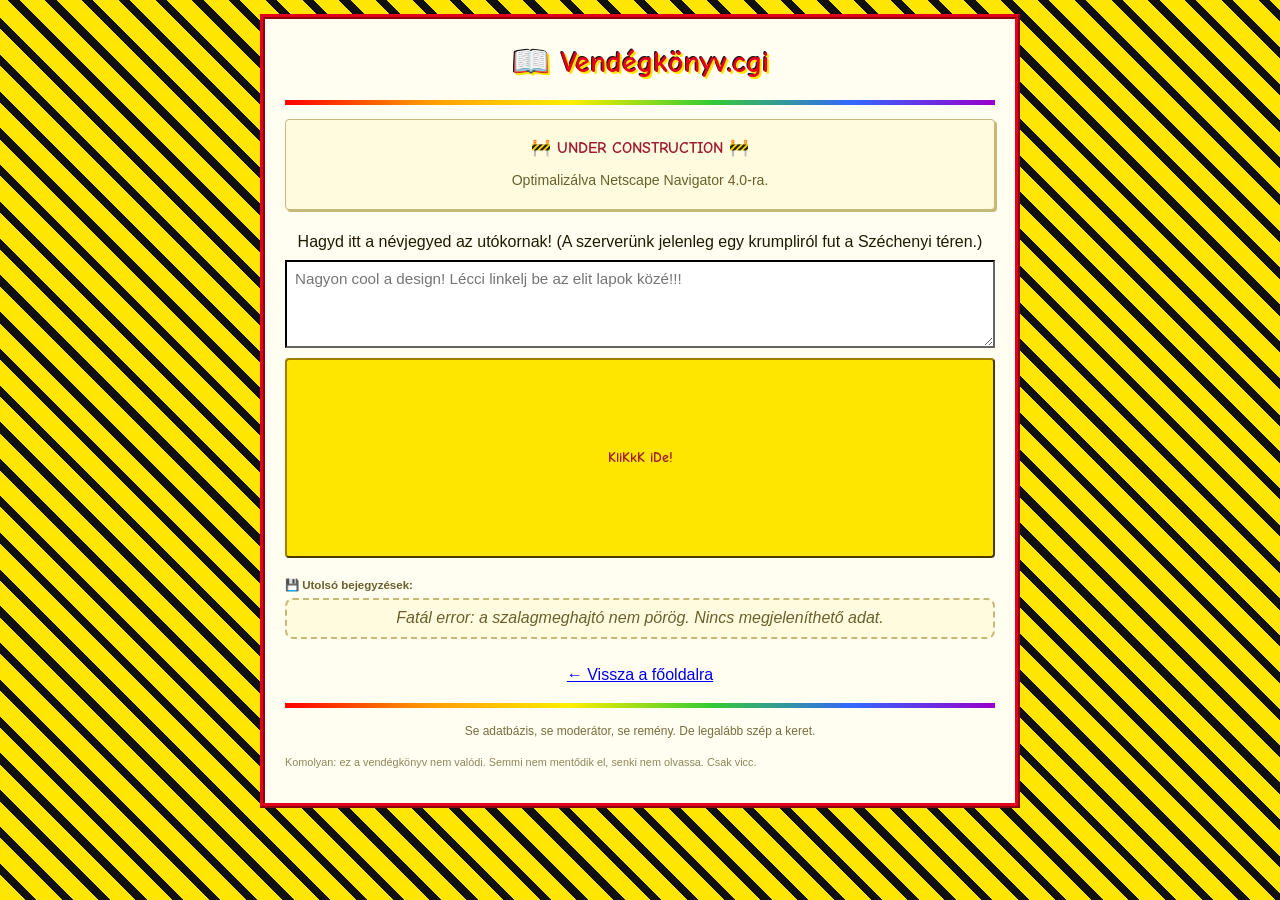
<file: vendegkonyv.html>
<!DOCTYPE html>
<html lang="hu">
<head>
<meta charset="utf-8">
<meta name="viewport" content="width=device-width, initial-scale=1">
<title>Vendégkönyv — Szegedi Villamosbalesetek Klub</title>
<meta name="description" content="Vendégkönyv — hagyj üzenetet a Szegedi Villamosbalesetek Klubnak.">
<link rel="canonical" href="https://szegedivillamosbalesetek.hu/vendegkonyv.html">
<meta property="og:type" content="website">
<meta property="og:title" content="Vendégkönyv — Szegedi Villamosbalesetek Klub">
<meta property="og:description" content="Vendégkönyv — hagyj üzenetet a Szegedi Villamosbalesetek Klubnak.">
<meta property="og:url" content="https://szegedivillamosbalesetek.hu/vendegkonyv.html">
<meta property="og:image" content="https://szegedivillamosbalesetek.hu/og-image.png">
<meta property="og:locale" content="hu_HU">
<meta name="twitter:card" content="summary_large_image">
<meta name="twitter:title" content="Vendégkönyv — Szegedi Villamosbalesetek Klub">
<meta name="twitter:description" content="Vendégkönyv — hagyj üzenetet a Szegedi Villamosbalesetek Klubnak.">
<meta name="twitter:image" content="https://szegedivillamosbalesetek.hu/og-image.png">
<link rel="icon" href="favicon.svg" type="image/svg+xml">
<link rel="stylesheet" href="style.css">
</head>
<body>
<div class="page-frame">
<header class="site-header">
  <h1>📖&nbsp;Vendégkönyv.cgi</h1>
</header>

<hr class="rainbow">

<main>
  <section class="no-accident-counter" aria-live="off">
    <h2 class="counter-title">🚧 UNDER CONSTRUCTION 🚧</h2>
    <p class="counter-record">Optimalizálva Netscape Navigator 4.0-ra.</p>
  </section>

  <p style="text-align:center; margin: 1.2rem 0 0.4rem;">Hagyd itt a névjegyed az utókornak! (A szerverünk jelenleg egy krumpliról fut a Széchenyi téren.)</p>

  <form data-joke-message="CGI_ERROR: A vendégkönyv megtelt (0/50 bejegyzés)." style="display:flex; flex-direction:column; gap:0.6rem; margin: 0 0 1.2rem;">
    <textarea rows="4" placeholder="Nagyon cool a design! Lécci linkelj be az elit lapok közé!!!" style="width:100%; font-family:Verdana,Arial,sans-serif; font-size:0.95rem; padding:0.5rem; border:2px inset #101010; background:#fff; color:#101010;"></textarea>
    <button class="show-more" type="submit">KliKkK iDe!</button>
  </form>

  <p class="tag-cloud-label">💾 Utolsó bejegyzések:</p>
  <div class="tag-cloud" aria-label="Utolsó bejegyzések" style="display:block; text-align:center; font-style:italic; color:var(--muted);">
    Fatál error: a szalagmeghajtó nem pörög. Nincs megjeleníthető adat.
  </div>

  <p style="text-align:center; margin-top: 1.5rem;"><a href="index.html">← Vissza a főoldalra</a></p>
</main>

<hr class="rainbow">

<footer class="site-footer">
  <p class="disclaimer" style="text-align:center;">
    Se adatbázis, se moderátor, se remény. De legalább szép a keret.
  </p>
  <p class="fineprint">Komolyan: ez a vendégkönyv nem valódi. Semmi nem mentődik el, senki nem olvassa. Csak vicc.</p>
</footer>
</div>

<div id="retro-toast" class="retro-toast" role="status" aria-live="polite"></div>
<script src="joke-form.js" defer></script>
</body>
</html>
</file>
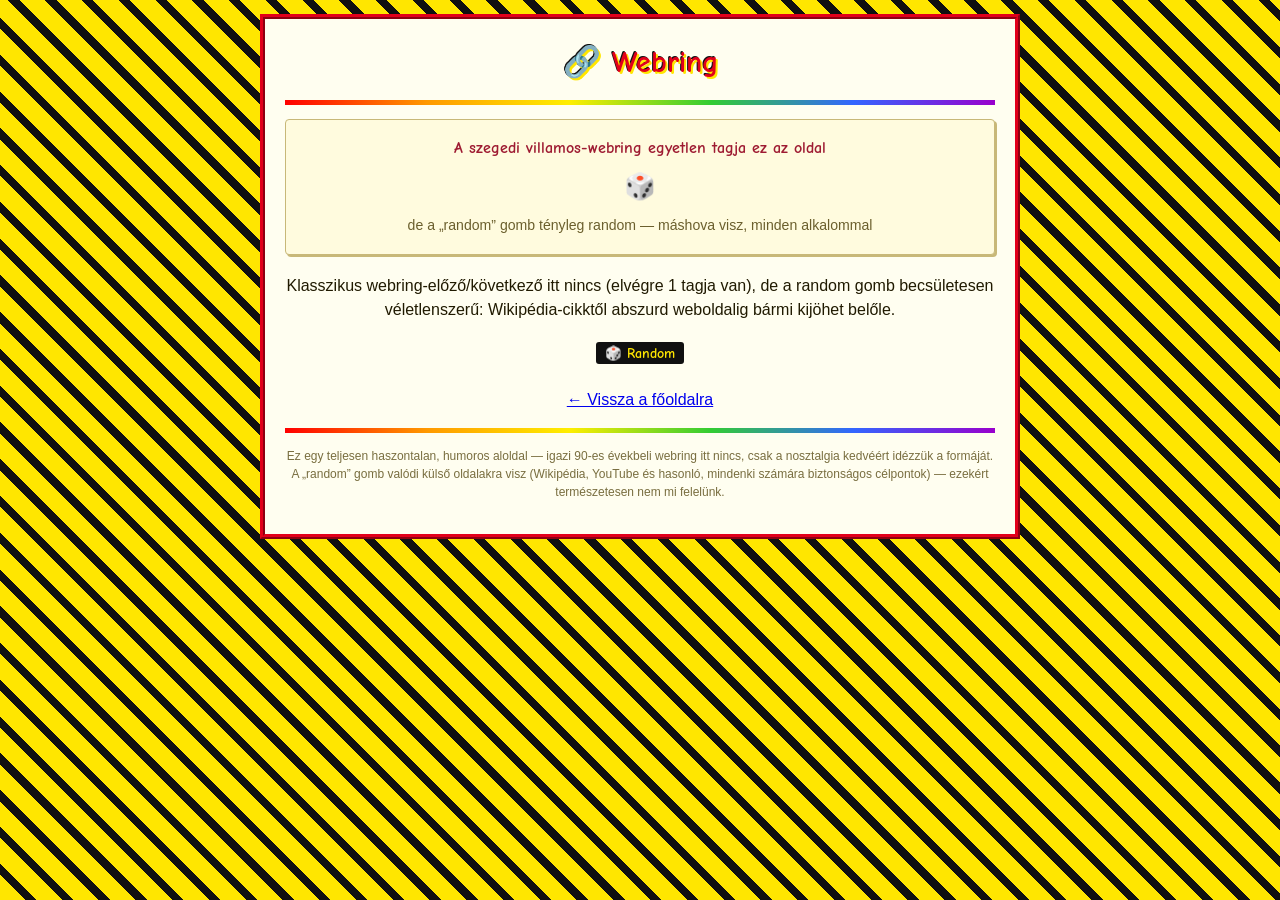
<file: webring.html>
<!DOCTYPE html>
<html lang="hu">
<head>
<meta charset="utf-8">
<meta name="viewport" content="width=device-width, initial-scale=1">
<title>Webring — Szegedi Villamosbalesetek Klub</title>
<link rel="stylesheet" href="style.css">
</head>
<body>
<div class="page-frame">
<header class="site-header">
  <h1>🔗&nbsp;Webring</h1>
</header>

<hr class="rainbow">

<main>
  <section class="no-accident-counter" aria-live="off">
    <h2 class="counter-title">A szegedi villamos-webring egyetlen tagja ez az oldal</h2>
    <p class="counter-current" style="font-size: 1.6rem;">🎲</p>
    <p class="counter-record">de a „random” gomb tényleg random — máshova visz, minden alkalommal</p>
  </section>

  <p style="text-align:center; margin: 1.2rem 0;">
    Klasszikus webring-előző/következő itt nincs (elvégre 1 tagja van), de a random gomb
    becsületesen véletlenszerű: Wikipédia-cikktől abszurd weboldalig bármi kijöhet belőle.
  </p>

  <div class="badge-row">
    <button id="random-btn" class="hero-badge" type="button" style="font-size:0.85rem; cursor:pointer; border:none;">🎲 Random</button>
  </div>

  <p style="text-align:center; margin-top: 1.5rem;"><a href="index.html">← Vissza a főoldalra</a></p>
</main>

<hr class="rainbow">

<footer class="site-footer">
  <p class="disclaimer" style="text-align:center;">
    Ez egy teljesen haszontalan, humoros aloldal — igazi 90-es évekbeli webring itt nincs,
    csak a nosztalgia kedvéért idézzük a formáját. A „random” gomb valódi külső oldalakra
    visz (Wikipédia, YouTube és hasonló, mindenki számára biztonságos célpontok) — ezekért
    természetesen nem mi felelünk.
  </p>
</footer>
</div>

<script>
(function () {
  "use strict";
  var DESTINATIONS = [
    "https://hu.wikipedia.org/wiki/Special:Random",
    "https://en.wikipedia.org/wiki/Special:Random",
    "https://commons.wikimedia.org/wiki/Special:Random/File",
    "https://www.youtube.com/watch?v=dQw4w9WgXcQ",
    "https://theuselessweb.com/",
    "https://zombo.com/"
  ];
  var btn = document.getElementById("random-btn");
  if (btn) {
    btn.addEventListener("click", function () {
      var pick = DESTINATIONS[Math.floor(Math.random() * DESTINATIONS.length)];
      window.location.href = pick;
    });
  }
})();
</script>
</body>
</html>
</file>
<file: style.css>
/* Szegedi Villamosbalesetek Klub — szándékosan 90-es évekes/Geocities
 * hangulat. Ez egy tudatosan vállalt, egységes vizuális világ (hazárdcsík,
 * Comic Sans, rikító színek), ezért NINCS külön sötét/világos téma --
 * a giccs a lényeg, nem az adaptivitás. */

/* A Comic Sans MS Microsoft-licenc, mobil OS-eken (iOS/Android) nincs
 * telepítve, ezért a puszta "Comic Sans MS" font-family mobilon a
 * generikus "cursive" fallbackre esett vissza, ami eszközönként/OS-enként
 * teljesen más karakterű betűt jelentett. A Comic Neue (SIL OFL, szabadon
 * beágyazható) egy nyíltan licencelt, vizuálisan nagyon közeli klón --
 * data URI-ként ágyazva MINDEN platformon ugyanazt a betűt garantálja. */
@font-face {
  font-family: "Comic Neue";
  font-style: normal;
  font-weight: 400;
  font-display: swap;
  src: url([data-uri]) format("woff2");
}
@font-face {
  font-family: "Comic Neue";
  font-style: normal;
  font-weight: 700;
  font-display: swap;
  src: url([data-uri]) format("woff2");
}


:root {
  color-scheme: light;
  --yellow: #ffe600;
  --black: #101010;
  --red: #e2001a;
  --red-dark: #9e1b32;
  --blue: #0033cc;
  --green: #009933;
  --orange: #ff8800;
  --purple: #7a1fa2;
  --cream: #fffef0;
  --ink: #201a00;
  --muted: #6b5f2d;
  --border-gold: #c8b878;
}

* {
  box-sizing: border-box;
}

html {
  font-size: 16px;
  overflow-x: hidden;
  -webkit-text-size-adjust: 100%;
  text-size-adjust: 100%;
}

body {
  margin: 0;
  padding: 14px;
  min-height: 100vh;
  max-width: 100vw;
  overflow-x: hidden;
  background:
    repeating-linear-gradient(45deg, var(--yellow) 0 18px, var(--black) 18px 26px);
  color: var(--ink);
  font-family: Verdana, Arial, sans-serif;
  line-height: 1.5;
}

.page-frame {
  max-width: 760px;
  margin: 0 auto;
  background: var(--cream);
  border: 5px ridge var(--red);
  padding: 18px 20px 4px;
}

hr.rainbow {
  height: 5px;
  border: none;
  margin: 14px 0;
  background: linear-gradient(90deg, #ff0000, #ff9900, #ffee00, #33cc33, #3366ff, #9900cc);
}

/* ---------- fejléc ---------- */

.site-header {
  text-align: center;
}

.site-header h1 {
  font-family: "Comic Neue", "Comic Sans MS", "Comic Sans", cursive;
  font-size: clamp(1.4rem, 5vw, 1.9rem);
  color: var(--red);
  text-shadow: 2px 2px 0 var(--yellow), -1px -1px 0 var(--black);
  margin: 0.2rem 0 0.5rem;
}

.top-nav-banner {
  display: flex;
  justify-content: center;
  gap: 10px;
  margin: 0.4rem 0 0.2rem;
}

.top-nav-btn {
  flex: 1 1 0;
  min-width: 0;
  max-width: 260px;
  display: inline-flex;
  align-items: center;
  justify-content: center;
  gap: 6px;
  min-height: 46px;
  padding: 10px 6px;
  border: 2px solid var(--black);
  border-radius: 6px;
  font-family: "Comic Neue", "Comic Sans MS", "Comic Sans", cursive;
  font-weight: 700;
  font-size: 0.95rem;
  text-decoration: none;
  color: var(--ink);
  white-space: nowrap;
}

.top-nav-btn-map {
  background: var(--yellow);
}

.top-nav-btn-stats {
  background: #b6f5c9;
  border-color: var(--green);
  color: #046b28;
}

.top-nav-btn:hover,
.top-nav-btn:focus-visible {
  filter: brightness(1.08);
  text-decoration: underline;
}

@media (max-width: 480px) {
  .top-nav-btn {
    font-size: 0.72rem;
    padding: 8px 3px;
    min-height: 40px;
    gap: 3px;
  }
}

.badge-row {
  display: flex;
  justify-content: center;
  gap: 8px;
  flex-wrap: nowrap;
  margin-bottom: 0.3rem;
}

.hero-badge {
  font-family: "Comic Neue", "Comic Sans MS", "Comic Sans", cursive;
  font-size: 0.68rem;
  font-weight: 700;
  background: var(--black);
  color: var(--yellow);
  padding: 3px 9px;
  border-radius: 3px;
  border: 1px solid var(--yellow);
  white-space: nowrap;
}

@media (max-width: 480px) {
  .badge-row {
    gap: 2px;
  }
  .hero-badge {
    font-size: 0.42rem;
    padding: 2px 3px;
  }
}

.hero-badge-new {
  background: var(--red);
  color: #fff;
  border-color: #fff;
  border-radius: 999px;
  animation: hero-blink 1.1s steps(1) infinite;
}

.hero-badge-new[hidden] {
  display: none;
}

@keyframes hero-blink {
  50% { opacity: 0.15; }
}

@media (prefers-reduced-motion: reduce) {
  .hero-badge-new { animation: none; }
}

/* news-ticker.js (2026-08-13): scrolling Szeged365-headline banner, first
   child of <main>. Two identical tracks (A+B) placed side by side give a
   seamless translateX(-100%) loop -- see the paired @keyframes/prefers-
   reduced-motion convention already used for .hero-badge-new above. */
.news-ticker-bar {
  overflow: hidden;
  margin: 0 0 0.8rem;
  background: var(--cream);
  border-top: 2px solid var(--border-gold);
  border-bottom: 2px solid var(--border-gold);
}

.news-ticker-bar[hidden] {
  display: none;
}

.news-ticker-viewport {
  overflow: hidden;
  white-space: nowrap;
  padding: 0.35rem 0;
}

.news-ticker-track {
  display: inline-block;
  white-space: nowrap;
  /* news-ticker.js overrides animation-duration at runtime, scaled to the
     actual rendered content width (constant px/s regardless of how many
     headlines are loaded) -- this 90s is only a pre-JS/no-JS fallback. */
  animation: news-ticker-scroll 90s linear infinite;
}

.news-ticker-viewport:hover .news-ticker-track,
.news-ticker-viewport:focus-within .news-ticker-track {
  animation-play-state: paused;
}

.news-ticker-item {
  display: inline-block;
  padding: 0 0.6em;
  color: var(--ink);
  font-weight: 700;
  text-decoration: none;
}

.news-ticker-item:hover,
.news-ticker-item:focus-visible {
  text-decoration: underline;
  color: var(--red-dark);
}

.news-ticker-sep {
  color: var(--muted);
}

@keyframes news-ticker-scroll {
  from { transform: translateX(0); }
  to   { transform: translateX(-100%); }
}

@media (prefers-reduced-motion: reduce) {
  .news-ticker-track { animation: none; }
  .news-ticker-viewport { overflow-x: auto; }
  #news-ticker-track-b { display: none; }
}

.hero-footnote {
  font-size: 0.72rem;
  color: var(--muted);
  margin: 0 0 0.4rem;
  font-style: italic;
}

.updated-at {
  color: var(--muted);
  font-size: 0.82rem;
  margin: 0 0 0.4rem;
  min-height: 1.2em;
}

/* ---------- számláló ---------- */

.no-accident-counter {
  text-align: center;
  background: #fffbde;
  border: 1px solid var(--border-gold);
  box-shadow: 2px 2px 0 var(--border-gold);
  border-radius: 4px;
  padding: 1rem 0.9rem 1.15rem;
  margin-bottom: 1rem;
}

.counter-title {
  font-family: "Comic Neue", "Comic Sans MS", "Comic Sans", cursive;
  font-size: 1.02rem;
  font-weight: 700;
  color: var(--red-dark);
  margin: 0 0 0.6rem;
}

.counter-current {
  font-family: Consolas, "Courier New", monospace;
  font-size: clamp(1.5rem, 6vw, 2.2rem);
  font-weight: 700;
  color: var(--blue);
  letter-spacing: 0.01em;
  margin: 0 0 0.4rem;
  font-variant-numeric: tabular-nums;
}

.counter-record {
  color: var(--muted);
  font-size: 0.88rem;
  margin: 0;
  font-variant-numeric: tabular-nums;
}

.counter-prediction {
  color: var(--purple);
  font-size: 0.85rem;
  font-style: italic;
  margin: 0.5rem 0 0;
  font-variant-numeric: tabular-nums;
}

.counter-cta {
  font-family: "Comic Neue", "Comic Sans MS", "Comic Sans", cursive;
  font-weight: 700;
  color: var(--red);
  font-size: 0.95rem;
  margin: 0.7rem 0 0.15rem;
}

.counter-cta-footnote {
  color: var(--muted);
  font-size: 0.7rem;
  font-style: italic;
  margin: 0;
}

/* ---------- szűrők ---------- */

.filters {
  display: flex;
  flex-wrap: wrap;
  gap: 0.45rem;
  margin-bottom: 0.4rem;
}

.filter-field {
  display: flex;
  flex-direction: column;
  gap: 0.1rem;
  flex: 1 1 120px;
}

.filter-field-text {
  flex: 2 1 200px;
}

.filter-field label {
  font-size: 0.7rem;
  color: var(--muted);
  font-weight: 700;
}

.filter-field select,
.filter-field input {
  min-height: 32px;
  padding: 0.2rem 0.4rem;
  font-size: 0.85rem;
  font-family: Verdana, Arial, sans-serif;
  border: 2px inset var(--black);
  background: #fff;
  color: var(--ink);
}

.tag-cloud-label {
  color: var(--muted);
  font-size: 0.72rem;
  font-weight: 700;
  margin: 0 0 0.25rem;
}

.tag-cloud {
  display: flex;
  flex-wrap: wrap;
  align-items: center;
  gap: 0.25rem 0.3rem;
  background: #fffbde;
  border: 2px dashed var(--border-gold);
  border-radius: 8px;
  padding: 0.4rem 0.5rem;
  margin-bottom: 0.5rem;
}

.tag-cloud .badge {
  border: 1px solid transparent;
  padding: 0.06rem 0.4rem;
}

.tag-cloud .tag-cloud-badge-active {
  border-color: var(--black);
  box-shadow: 1px 1px 0 var(--black);
  outline: 2px solid var(--ink);
  outline-offset: 1px;
}

.tag-filter-chip[hidden] {
  display: none;
}

.tag-filter-chip {
  display: flex;
  align-items: center;
  gap: 0.5rem;
  background: #eaf1ff;
  border: 2px dashed var(--blue);
  color: var(--ink);
  border-radius: 999px;
  padding: 0.3rem 0.3rem 0.3rem 0.75rem;
  font-size: 0.82rem;
  margin: 0 0 0.75rem;
  width: fit-content;
  font-family: "Comic Neue", "Comic Sans MS", "Comic Sans", cursive;
}

.tag-filter-chip button {
  min-height: 30px;
  padding: 0.15rem 0.55rem;
  font-size: 0.75rem;
  font-family: "Comic Neue", "Comic Sans MS", "Comic Sans", cursive;
  font-weight: 700;
  border: 1px solid var(--blue);
  border-radius: 999px;
  background: #fff;
  color: var(--blue);
  cursor: pointer;
}

.result-count {
  color: var(--muted);
  font-size: 0.85rem;
  margin: 0 0 0.75rem;
}

.status-message {
  background: #ffe4e4;
  color: #7a1414;
  border: 2px solid var(--red);
  border-radius: 4px;
  padding: 0.85rem;
  margin-bottom: 1rem;
}

/* ---------- eseménykártyák ---------- */

.incident-list {
  list-style: none;
  margin: 0;
  padding: 0;
  display: flex;
  flex-direction: column;
  gap: 0.7rem;
}

.incident-card {
  background: #fffbde;
  border: 3px dashed var(--blue);
  border-radius: 8px;
  padding: 0.7rem 0.85rem 0.8rem;
}

.incident-summary-row {
  display: flex;
  flex-wrap: wrap;
  align-items: baseline;
  gap: 0.4rem 0.6rem;
  margin-bottom: 0.35rem;
}

.incident-date {
  font-family: Consolas, "Courier New", monospace;
  font-size: 0.8rem;
  color: var(--muted);
  font-weight: 700;
}

.incident-summary-row .incident-location {
  font-family: "Comic Neue", "Comic Sans MS", "Comic Sans", cursive;
  font-weight: 700;
  color: var(--red);
  flex: 1 1 auto;
  min-width: 0;
}

.incident-summary-row .incident-location::before {
  content: "📍 ";
}

.incident-body {
  /* nincs elválasztó -- a kártya maga a "keret", minden benne egyben látszik */
}

.incident-tag-row {
  display: flex;
  flex-wrap: wrap;
  align-items: center;
  gap: 0.4rem;
  margin-bottom: 0.45rem;
}

.badge {
  display: inline-block;
  padding: 0.12rem 0.55rem;
  border-radius: 999px;
  font-size: 0.72rem;
  font-weight: 700;
  white-space: nowrap;
  font-family: "Comic Neue", "Comic Sans MS", "Comic Sans", cursive;
  color: #fff;
}

.badge-clickable {
  cursor: pointer;
  border: 1px solid transparent;
}

.badge-clickable:hover,
.badge-clickable:focus-visible {
  border-color: var(--black);
  outline: none;
  box-shadow: 1px 1px 0 var(--black);
}

.badge-mode-tram {
  background: var(--blue);
}

.badge-mode-tramtrain {
  background: var(--orange);
  color: #2a1400;
}

.badge-party {
  background: var(--green);
}

.badge-event-type {
  background: var(--purple);
}

.badge-injury {
  background: #6b6b6b;
}

.badge-injury-severe,
.badge-injury-fatal {
  background: var(--red);
}

.incident-summary {
  margin: 0 0 0.6rem;
  font-size: 0.92rem;
}

.incident-sources-label {
  color: var(--muted);
  font-size: 0.78rem;
  margin: 0 0 0.3rem;
  font-weight: 700;
}

.incident-sources ul {
  list-style: none;
  margin: 0;
  padding: 0;
  display: flex;
  flex-direction: row;
  flex-wrap: wrap;
  gap: 0.3rem 0.9rem;
}

.incident-sources li a {
  color: var(--blue);
  text-decoration: underline;
  display: inline-flex;
  align-items: center;
  min-height: 36px;
  font-size: 0.9rem;
  overflow-wrap: anywhere;
}

.incident-sources li a::before {
  content: "🔗 ";
  margin-right: 0.2rem;
}

.incident-sources li a:visited {
  color: #551a8b;
}

.incident-sources li a:hover,
.incident-sources li a:focus {
  color: var(--red);
}

.incident-empty {
  text-align: center;
  padding: 1.5rem 1rem;
  color: var(--muted);
  font-family: "Comic Neue", "Comic Sans MS", "Comic Sans", cursive;
}

/* ---------- lapozás ---------- */

.list-actions {
  display: flex;
  flex-wrap: wrap;
  gap: 0.6rem;
  margin: 0.9rem 0 1.2rem;
}

.show-more[hidden] {
  display: none;
}

.show-more {
  display: block;
  flex: 1 1 200px;
  min-height: 42px;
  padding: 0.5rem 1rem;
  font-size: 0.85rem;
  font-weight: 700;
  font-family: "Comic Neue", "Comic Sans MS", "Comic Sans", cursive;
  color: var(--red-dark);
  background: var(--yellow);
  border: 2px outset #a07d00;
  border-radius: 4px;
  cursor: pointer;
}

.show-more:active {
  border-style: inset;
}

.show-more:hover,
.show-more:focus-visible {
  background: #ffd400;
}

.show-all {
  color: var(--blue);
}

/* ---------- lábléc ---------- */

.site-footer {
  color: var(--muted);
  font-size: 0.82rem;
  padding-bottom: 1.1rem;
  text-align: center;
}

.site-footer p {
  text-align: left;
}

.site-footer .disclaimer {
  font-size: 0.75rem;
  opacity: 0.9;
  margin-top: 0.6rem;
}

.fineprint {
  font-size: 0.68rem;
  color: var(--muted);
  opacity: 0.75;
  text-align: center;
  margin-top: 0.9rem;
}

.guestbook-row {
  margin-top: 0.9rem;
  display: flex;
  justify-content: stretch;
  gap: 10px;
  font-family: "Comic Neue", "Comic Sans MS", "Comic Sans", cursive;
  font-size: 0.95rem;
}

.guestbook-row a {
  flex: 1;
  border: 2px solid var(--black);
  background: var(--yellow);
  color: var(--ink);
  padding: 10px 6px;
  border-radius: 6px;
  text-decoration: none;
  font-weight: 700;
  min-height: 46px;
  display: inline-flex;
  align-items: center;
  justify-content: center;
  text-align: center;
}

.guestbook-row a:hover,
.guestbook-row a:focus-visible {
  background: #ffd400;
  text-decoration: underline;
}

.hit-counter-line {
  margin-top: 0.5rem;
  font-size: 0.75rem;
}

.hit-counter {
  font-family: Consolas, "Courier New", monospace;
  background: #000;
  color: #0f0;
  padding: 2px 6px;
  letter-spacing: 0.12em;
  border-radius: 2px;
}

.hit-counter-wrap {
  display: inline-block;
  vertical-align: middle;
}

.hit-counter-img {
  vertical-align: middle;
  height: 20px;
  width: auto;
  max-width: 100%;
}

.hit-counter-img[hidden] {
  display: none;
}

/* ---------- retro toast (vendégkönyv / írj nekünk) ---------- */

.retro-toast {
  position: fixed;
  left: 0;
  right: 0;
  bottom: 0;
  transform: translateY(100%);
  transition: transform 0.35s ease;
  background: var(--black);
  color: var(--yellow);
  border-top: 4px solid var(--yellow);
  font-family: "Comic Neue", "Comic Sans MS", "Comic Sans", cursive;
  font-weight: 700;
  font-size: 0.95rem;
  text-align: center;
  padding: 14px 16px;
  z-index: 1000;
}

.retro-toast.retro-toast-visible {
  transform: translateY(0);
}

@media (prefers-reduced-motion: reduce) {
  .retro-toast {
    transition: none;
  }
}

@media (max-width: 480px) {
  .filters {
    flex-direction: column;
  }
  .filter-field,
  .filter-field-text {
    flex: 1 1 auto;
  }
  .guestbook-row {
    flex-wrap: wrap;
  }
  .guestbook-row a {
    flex: 1 1 calc(33.333% - 7px);
  }
}
</file>
